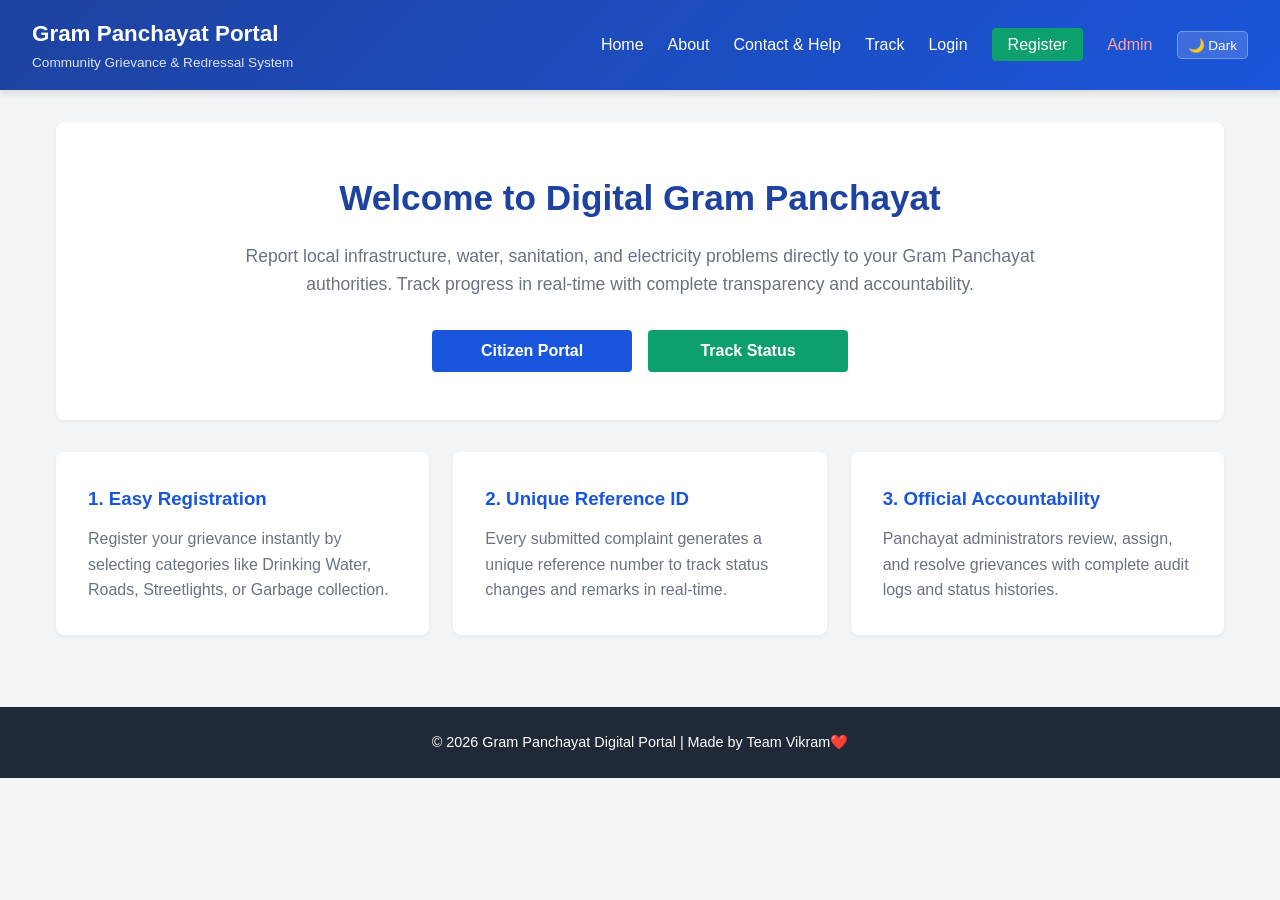
<file: index.html>
<!DOCTYPE html>
<html lang="en">
<head>
    <link rel="stylesheet" href="css/style.css">
<link rel="stylesheet" href="css/responsive.css">
    <meta charset="UTF-8">
    <meta name="viewport" content="width=device-width, initial-scale=1.0">
    <title>Digital Complaint Portal | Gram Panchayat</title>
    <link rel="stylesheet" href="css/style.css">
</head>
<body>
    <header>
        <div class="logo-area">
            <h1>Gram Panchayat Portal</h1>
            <p>Community Grievance & Redressal System</p>
        </div>
        <nav>
             <ul>
                 <li><a href="index.html">Home</a></li>
                 <li><a href="about.html">About</a></li>
                 <li><a href="contact.html">Contact & Help</a></li>
                 <li><a href="track-complaint.html">Track</a></li>
                 <li><a href="login.html">Login</a></li>
                 <li><a href="register.html" class="btn-nav">Register</a></li>
                 <li><a href="admin-login.html" style="color: #fca5a5;">Admin</a></li>
            </ul>
        </nav>
    </header>
    <script src="js/ui-enhancements.js"></script>

    <div class="container">
        <div class="card" style="text-align: center; padding: 3rem 1.5rem;">
            <h2 style="color: var(--primary-dark); font-size: 2.2rem; margin-bottom: 1rem;">Welcome to Digital Gram Panchayat</h2>
            <p style="color: var(--text-muted); font-size: 1.1rem; max-width: 800px; margin: 0 auto 2rem auto;">
                Report local infrastructure, water, sanitation, and electricity problems directly to your Gram Panchayat authorities. Track progress in real-time with complete transparency and accountability.
            </p>
            <div style="display: flex; gap: 1rem; justify-content: center; flex-wrap: wrap;">
                <a href="register.html" class="btn-primary" style="max-width: 200px; text-decoration: none; display: inline-block; line-height: normal;">Citizen Portal</a>
                <a href="track-complaint.html" class="btn-primary" style="max-width: 200px; text-decoration: none; display: inline-block; background-color: var(--secondary-green); line-height: normal;">Track Status</a>
            </div>
        </div>

        <div style="display: grid; grid-template-columns: repeat(auto-fit, minmax(300px, 1fr)); gap: 1.5rem; margin-top: 2rem;">
            <div class="card">
                <h3 style="color: var(--primary-blue); margin-bottom: 0.75rem;">1. Easy Registration</h3>
                <p style="color: var(--text-muted);">Register your grievance instantly by selecting categories like Drinking Water, Roads, Streetlights, or Garbage collection.</p>
            </div>
            <div class="card">
                <h3 style="color: var(--primary-blue); margin-bottom: 0.75rem;">2. Unique Reference ID</h3>
                <p style="color: var(--text-muted);">Every submitted complaint generates a unique reference number to track status changes and remarks in real-time.</p>
            </div>
            <div class="card">
                <h3 style="color: var(--primary-blue); margin-bottom: 0.75rem;">3. Official Accountability</h3>
                <p style="color: var(--text-muted);">Panchayat administrators review, assign, and resolve grievances with complete audit logs and status histories.</p>
            </div>
        </div>
    </div>

    <footer>
        <p>&copy; 2026 Gram Panchayat Digital Portal | Made by Team Vikram❤️</p>
    </footer>
</body>
</html>
</file>
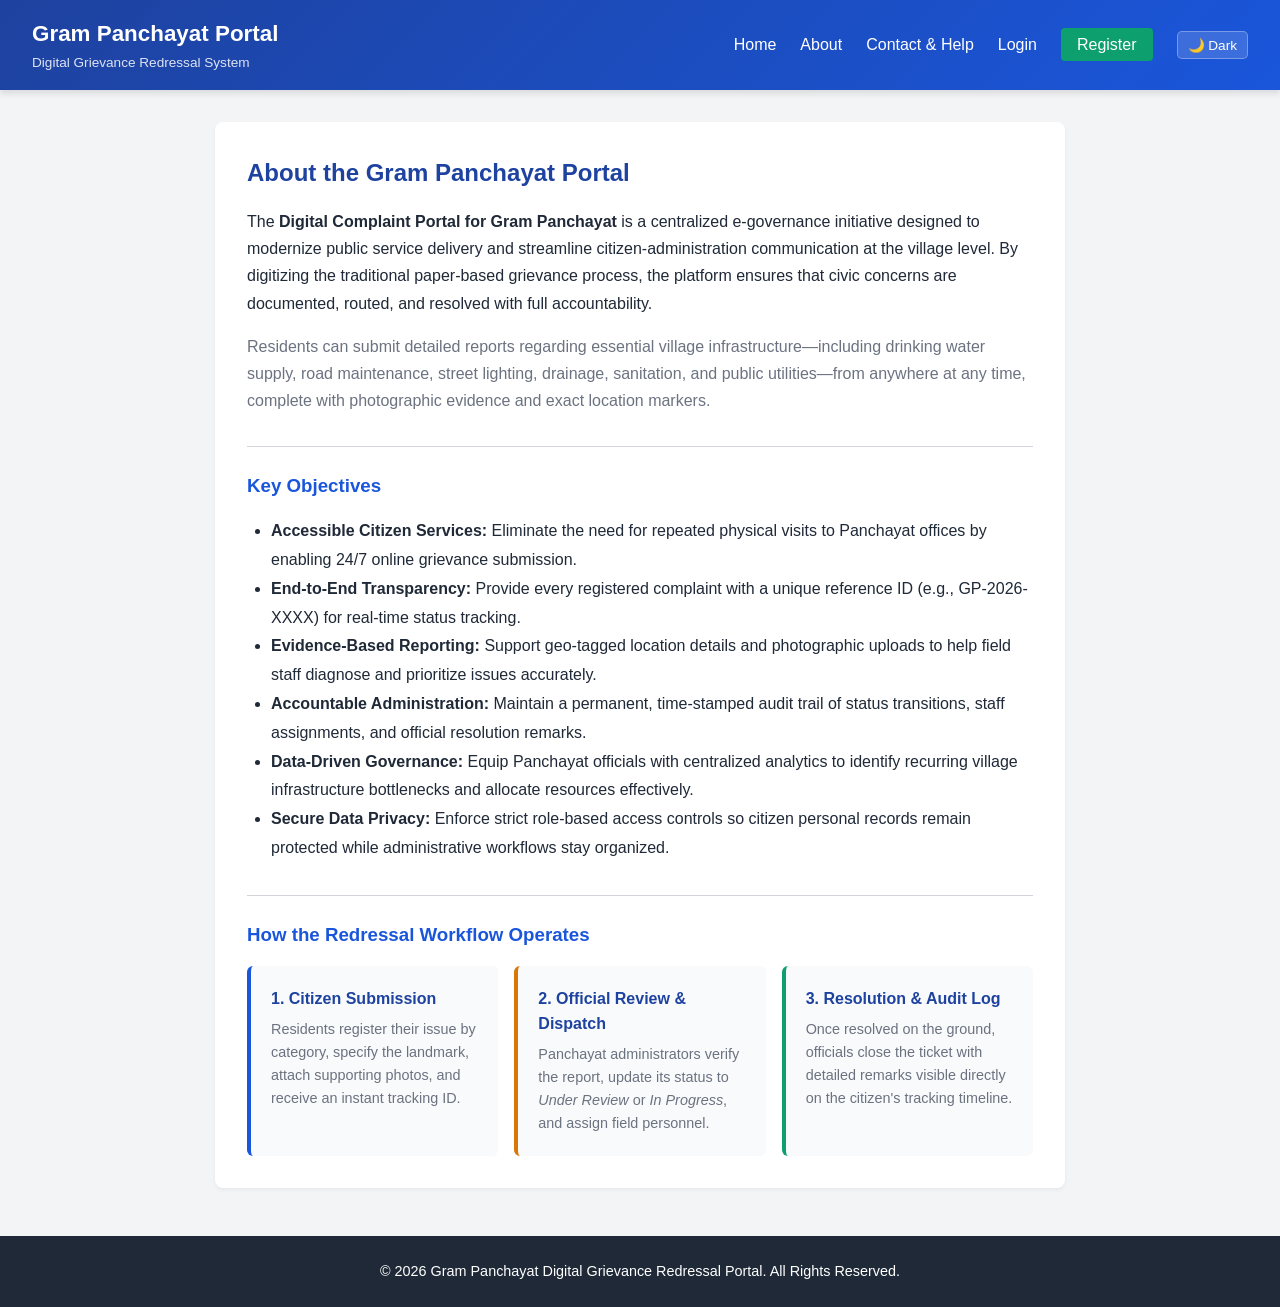
<file: about.html>
<!DOCTYPE html>
<html lang="en">
<head>
    <meta charset="UTF-8">
    <meta name="viewport" content="width=device-width, initial-scale=1.0">
    <title>About Portal | Gram Panchayat</title>
    <link rel="stylesheet" href="css/style.css">
    <link rel="stylesheet" href="css/responsive.css">
</head>
<body>
    <header>
        <div class="logo-area">
            <h1>Gram Panchayat Portal</h1>
            <p>Digital Grievance Redressal System</p>
        </div>
        <nav>
            <ul>
                <li><a href="index.html">Home</a></li>
                <li><a href="about.html">About</a></li>
                <li><a href="contact.html">Contact & Help</a></li>
                <li><a href="login.html">Login</a></li>
                <li><a href="register.html" class="btn-nav">Register</a></li>
            </ul>
        </nav>
    </header>
    
    <script src="js/ui-enhancements.js"></script>

    <div class="container">
        <div class="card" style="max-width: 850px; margin: 2rem auto;">
            <h2 style="color: var(--primary-dark); margin-bottom: 1rem;">About the Gram Panchayat Portal</h2>
            <p style="color: var(--text-dark); margin-bottom: 1rem; line-height: 1.7;">
                The <strong>Digital Complaint Portal for Gram Panchayat</strong> is a centralized e-governance initiative designed to modernize public service delivery and streamline citizen-administration communication at the village level. By digitizing the traditional paper-based grievance process, the platform ensures that civic concerns are documented, routed, and resolved with full accountability.
            </p>
            <p style="color: var(--text-muted); margin-bottom: 2rem; line-height: 1.7;">
                Residents can submit detailed reports regarding essential village infrastructure—including drinking water supply, road maintenance, street lighting, drainage, sanitation, and public utilities—from anywhere at any time, complete with photographic evidence and exact location markers.
            </p>

            <h3 style="color: var(--primary-blue); margin-bottom: 1rem; border-top: 1px solid var(--border-color); padding-top: 1.5rem;">Key Objectives</h3>
            <ul style="margin-left: 1.5rem; margin-bottom: 2rem; color: var(--text-dark); line-height: 1.8;">
                <li><strong>Accessible Citizen Services:</strong> Eliminate the need for repeated physical visits to Panchayat offices by enabling 24/7 online grievance submission.</li>
                <li><strong>End-to-End Transparency:</strong> Provide every registered complaint with a unique reference ID (e.g., <code>GP-2026-XXXX</code>) for real-time status tracking.</li>
                <li><strong>Evidence-Based Reporting:</strong> Support geo-tagged location details and photographic uploads to help field staff diagnose and prioritize issues accurately.</li>
                <li><strong>Accountable Administration:</strong> Maintain a permanent, time-stamped audit trail of status transitions, staff assignments, and official resolution remarks.</li>
                <li><strong>Data-Driven Governance:</strong> Equip Panchayat officials with centralized analytics to identify recurring village infrastructure bottlenecks and allocate resources effectively.</li>
                <li><strong>Secure Data Privacy:</strong> Enforce strict role-based access controls so citizen personal records remain protected while administrative workflows stay organized.</li>
            </ul>

            <h3 style="color: var(--primary-blue); margin-bottom: 1rem; border-top: 1px solid var(--border-color); padding-top: 1.5rem;">How the Redressal Workflow Operates</h3>
            <div style="display: grid; grid-template-columns: repeat(auto-fit, minmax(220px, 1fr)); gap: 1rem;">
                <div style="background: #f9fafb; padding: 1.25rem; border-radius: 6px; border-left: 4px solid var(--primary-blue);">
                    <h4 style="color: var(--primary-dark); margin-bottom: 0.4rem;">1. Citizen Submission</h4>
                    <p style="font-size: 0.9rem; color: var(--text-muted);">Residents register their issue by category, specify the landmark, attach supporting photos, and receive an instant tracking ID.</p>
                </div>
                <div style="background: #f9fafb; padding: 1.25rem; border-radius: 6px; border-left: 4px solid #d97706;">
                    <h4 style="color: var(--primary-dark); margin-bottom: 0.4rem;">2. Official Review & Dispatch</h4>
                    <p style="font-size: 0.9rem; color: var(--text-muted);">Panchayat administrators verify the report, update its status to <em>Under Review</em> or <em>In Progress</em>, and assign field personnel.</p>
                </div>
                <div style="background: #f9fafb; padding: 1.25rem; border-radius: 6px; border-left: 4px solid var(--secondary-green);">
                    <h4 style="color: var(--primary-dark); margin-bottom: 0.4rem;">3. Resolution & Audit Log</h4>
                    <p style="font-size: 0.9rem; color: var(--text-muted);">Once resolved on the ground, officials close the ticket with detailed remarks visible directly on the citizen's tracking timeline.</p>
                </div>
            </div>
        </div>
    </div>

    <footer>
        <p>&copy; 2026 Gram Panchayat Digital Grievance Redressal Portal. All Rights Reserved.</p>
    </footer>
</body>
</html>
</file>
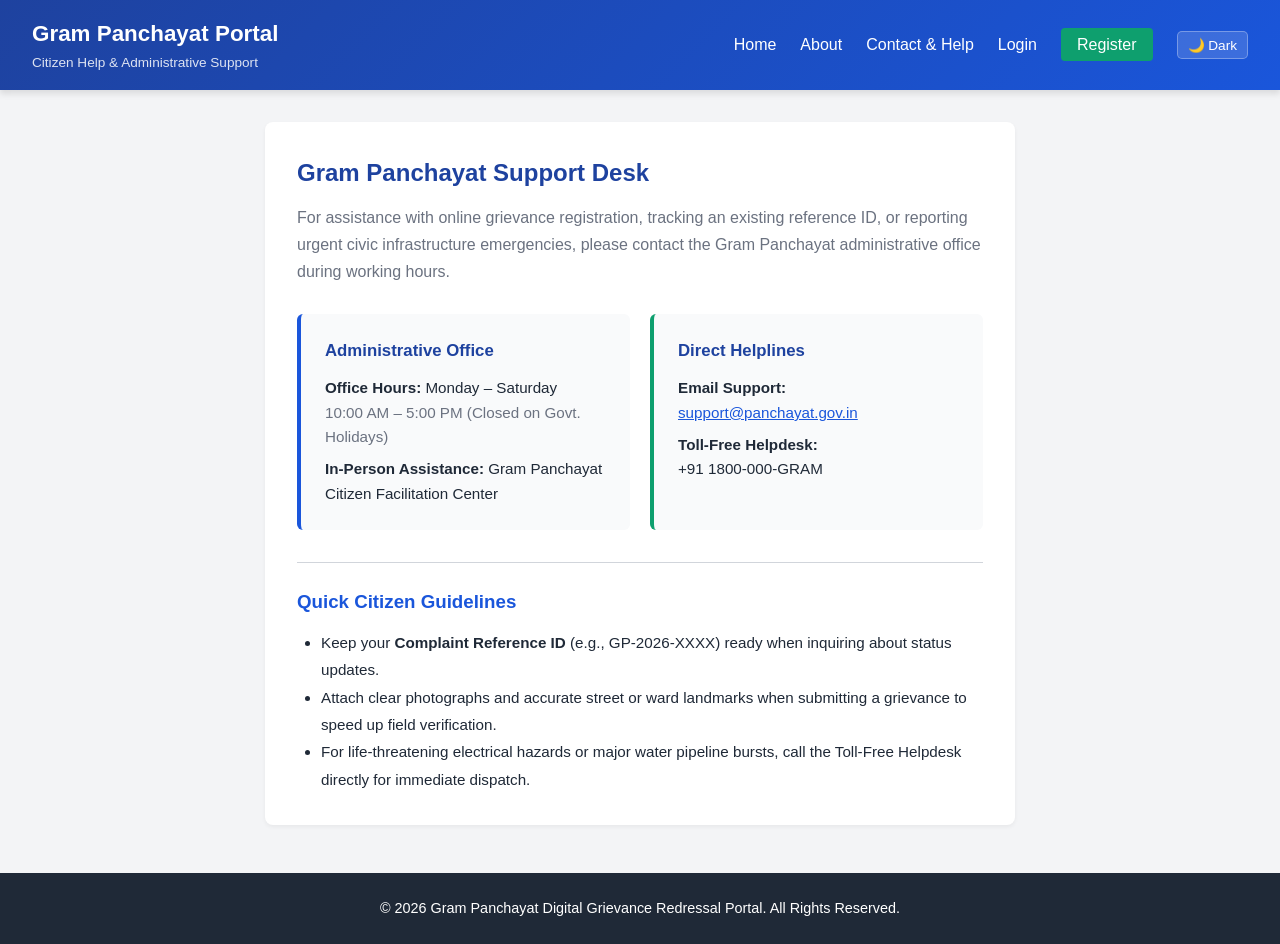
<file: contact.html>
<!DOCTYPE html>
<html lang="en">
<head>
    <meta charset="UTF-8">
    <meta name="viewport" content="width=device-width, initial-scale=1.0">
    <title>Contact & Help | Gram Panchayat Portal</title>
    <link rel="stylesheet" href="css/style.css">
    <link rel="stylesheet" href="css/responsive.css">
</head>
<body>
    <header>
        <div class="logo-area">
            <h1>Gram Panchayat Portal</h1>
            <p>Citizen Help & Administrative Support</p>
        </div>
        <nav>
            <ul>
                <li><a href="index.html">Home</a></li>
                <li><a href="about.html">About</a></li>
                <li><a href="contact.html">Contact & Help</a></li>
                <li><a href="login.html">Login</a></li>
                <li><a href="register.html" class="btn-nav">Register</a></li>
            </ul>
        </nav>
    </header>
    <script src="js/ui-enhancements.js"></script>

    <div class="container">
        <div class="card" style="max-width: 750px; margin: 2rem auto;">
            <h2 style="color: var(--primary-dark); margin-bottom: 0.75rem;">Gram Panchayat Support Desk</h2>
            <p style="color: var(--text-muted); margin-bottom: 1.75rem; line-height: 1.7;">
                For assistance with online grievance registration, tracking an existing reference ID, or reporting urgent civic infrastructure emergencies, please contact the Gram Panchayat administrative office during working hours.
            </p>

            <div style="display: grid; grid-template-columns: repeat(auto-fit, minmax(260px, 1fr)); gap: 1.25rem; margin-bottom: 2rem;">
                <div style="background: #f9fafb; padding: 1.5rem; border-radius: 6px; border-left: 4px solid var(--primary-blue);">
                    <h3 style="color: var(--primary-dark); font-size: 1.05rem; margin-bottom: 0.75rem;">Administrative Office</h3>
                    <p style="margin-bottom: 0.5rem; font-size: 0.95rem;"><strong>Office Hours:</strong> Monday – Saturday<br><span style="color: var(--text-muted);">10:00 AM – 5:00 PM (Closed on Govt. Holidays)</span></p>
                    <p style="font-size: 0.95rem;"><strong>In-Person Assistance:</strong> Gram Panchayat Citizen Facilitation Center</p>
                </div>

                <div style="background: #f9fafb; padding: 1.5rem; border-radius: 6px; border-left: 4px solid var(--secondary-green);">
                    <h3 style="color: var(--primary-dark); font-size: 1.05rem; margin-bottom: 0.75rem;">Direct Helplines</h3>
                    <p style="margin-bottom: 0.5rem; font-size: 0.95rem;"><strong>Email Support:</strong><br><a href="mailto:support@panchayat.gov.in" style="color: var(--primary-blue);">support@panchayat.gov.in</a></p>
                    <p style="font-size: 0.95rem;"><strong>Toll-Free Helpdesk:</strong><br>+91 1800-000-GRAM</p>
                </div>
            </div>

            <div style="border-top: 1px solid var(--border-color); padding-top: 1.5rem;">
                <h3 style="color: var(--primary-blue); margin-bottom: 0.75rem;">Quick Citizen Guidelines</h3>
                <ul style="margin-left: 1.5rem; color: var(--text-dark); line-height: 1.8; font-size: 0.95rem;">
                    <li>Keep your <strong>Complaint Reference ID</strong> (e.g., <code>GP-2026-XXXX</code>) ready when inquiring about status updates.</li>
                    <li>Attach clear photographs and accurate street or ward landmarks when submitting a grievance to speed up field verification.</li>
                    <li>For life-threatening electrical hazards or major water pipeline bursts, call the Toll-Free Helpdesk directly for immediate dispatch.</li>
                </ul>
            </div>
        </div>
    </div>

    <footer>
        <p>&copy; 2026 Gram Panchayat Digital Grievance Redressal Portal. All Rights Reserved.</p>
    </footer>
</body>
</html>
</file>
<file: css/style.css>
/* css/style.css */
:root {
    --primary-blue: #1a56db;
    --primary-dark: #1e429f;
    --secondary-green: #0e9f6e;
    --bg-light: #f3f4f6;
    --text-dark: #1f2937;
    --text-muted: #6b7280;
    --white: #ffffff;
    --danger: #e02424;
    --border-color: #d1d5db;
}
/* Dark Theme Overrides */
body.dark-theme {
    background-color: #0f172a;
    color: #f1f5f9;
}

body.dark-theme .card,
body.dark-theme .stat-card,
body.dark-theme table,
body.dark-theme .modal-content {
    background-color: #1e293b;
    color: #f1f5f9;
    border-color: #334155;
}

body.dark-theme input,
body.dark-theme select,
body.dark-theme textarea {
    background-color: #0f172a;
    color: #f8fafc;
    border-color: #475569;
}

body.dark-theme label,
body.dark-theme h2,
body.dark-theme h3 {
    color: #e2e8f0;
}

body.dark-theme p {
    color: #cbd5e1;
}

/* Password Toggle Wrapper */
.password-wrapper {
    position: relative;
    display: flex;
    align-items: center;
}

.password-wrapper input {
    width: 100%;
    padding-right: 4.2rem;
}

.toggle-password-btn {
    position: absolute;
    right: 10px;
    background: none;
    border: none;
    color: #2563eb;
    font-size: 0.85rem;
    font-weight: 600;
    cursor: pointer;
    padding: 4px 6px;
}

body.dark-theme .toggle-password-btn {
    color: #60a5fa;
}

* {
    box-sizing: border-box;
    margin: 0;
    padding: 0;
    font-family: 'Segoe UI', Tahoma, Geneva, Verdana, sans-serif;
}

body {
    background-color: var(--bg-light);
    color: var(--text-dark);
    line-height: 1.6;
}

/* Header & Navbar */
header {
    background: linear-gradient(135deg, var(--primary-dark), var(--primary-blue));
    color: var(--white);
    padding: 1rem 2rem;
    display: flex;
    justify-content: space-between;
    align-items: center;
    box-shadow: 0 4px 6px rgba(0, 0, 0, 0.1);
}

.logo-area h1 {
    font-size: 1.4rem;
    font-weight: 700;
}

.logo-area p {
    font-size: 0.85rem;
    opacity: 0.85;
}

nav ul {
    list-style: none;
    display: flex;
    gap: 1.5rem;
    align-items: center;
}

nav a {
    color: var(--white);
    text-decoration: none;
    font-weight: 500;
    transition: opacity 0.2s;
}

nav a:hover {
    opacity: 0.75;
}

.btn-nav {
    background-color: var(--secondary-green);
    padding: 0.5rem 1rem;
    border-radius: 4px;
}

/* Container & Layout */
.container {
    max-width: 1200px;
    margin: 2rem auto;
    padding: 0 1rem;
}

/* Cards & Forms */
.card {
    background: var(--white);
    padding: 2rem;
    border-radius: 8px;
    box-shadow: 0 2px 4px rgba(0, 0, 0, 0.05);
    margin-bottom: 1.5rem;
}

form label {
    display: block;
    margin-bottom: 0.5rem;
    font-weight: 600;
    color: var(--text-dark);
}

form input, form select, form textarea {
    width: 100%;
    padding: 0.75rem;
    margin-bottom: 1.25rem;
    border: 1px solid var(--border-color);
    border-radius: 4px;
    font-size: 1rem;
}

form input:focus, form select:focus, form textarea:focus {
    outline: none;
    border-color: var(--primary-blue);
    box-shadow: 0 0 0 3px rgba(26, 86, 219, 0.15);
}

.btn-primary {
    background-color: var(--primary-blue);
    color: var(--white);
    padding: 0.75rem 1.5rem;
    border: none;
    border-radius: 4px;
    font-size: 1rem;
    font-weight: 600;
    cursor: pointer;
    width: 100%;
    transition: background-color 0.2s;
}

.btn-primary:hover {
    background-color: var(--primary-dark);
}

/* Footer */
footer {
    text-align: center;
    padding: 1.5rem;
    background-color: var(--text-dark);
    color: var(--white);
    margin-top: 3rem;
    font-size: 0.9rem;
}
</file>
<file: css/responsive.css>
/* css/responsive.css */
@media (max-width: 768px) {
    header {
        flex-direction: column;
        align-items: flex-start;
        gap: 1rem;
        padding: 1rem;
    }

    nav ul {
        flex-wrap: wrap;
        gap: 1rem;
    }

    .container {
        padding: 0 0.75rem;
        margin: 1rem auto;
    }

    .card {
        padding: 1.25rem;
    }

    .stats-grid {
        grid-template-columns: 1fr;
    }
}
</file>
